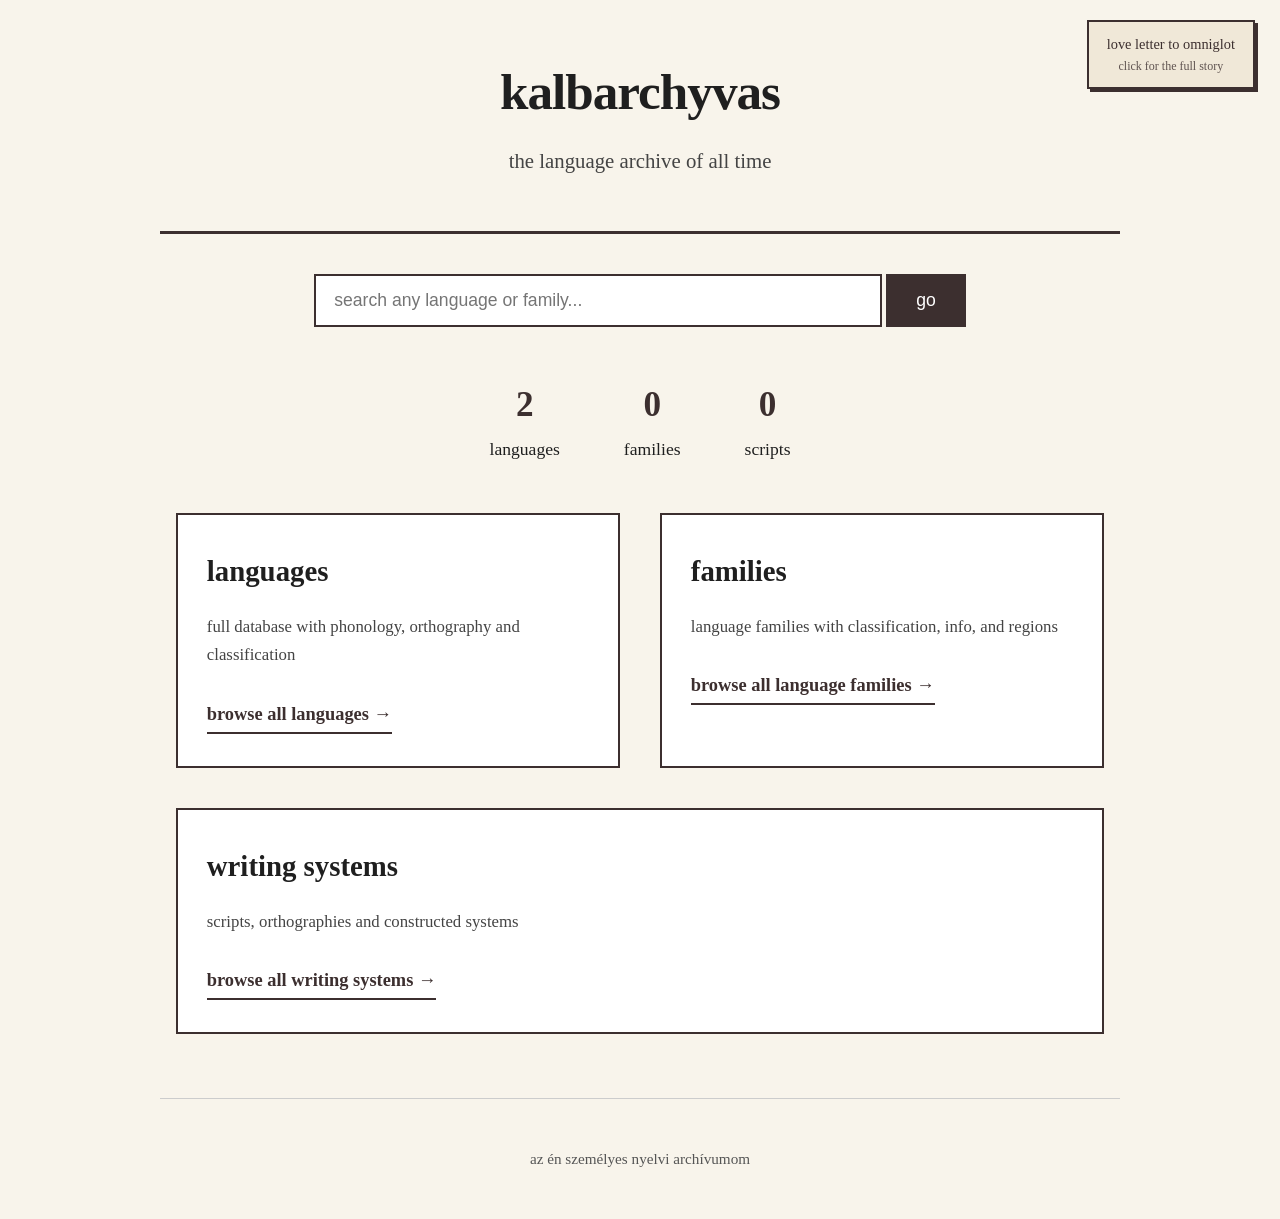
<file: index.html>
<!DOCTYPE html>
<html lang="en">
<head>
  <meta charset="UTF-8">
  <meta name="viewport" content="width=device-width, initial-scale=1.0">
  <title>kalbarchyvas</title>
  <link rel="stylesheet" href="style.css">
  <script src="js/search.js" defer></script>
</head>
<body>
  <header>
    <h1>kalbarchyvas</h1>
    <p class="tagline">the language archive of all time</p>
    <a href="misc/inspiration.html" class="inspo-note">
  love letter to omniglot<br>
  <small>click for the full story</small>
</a>
  </header>

  <div class="search">
    <input type="text" placeholder="search any language or family...">
    <button>go</button>
  </div>

  <div class="stats">
    <div class="stat">
      <strong>2</strong>
      languages
    </div>
    <div class="stat">
      <strong>0</strong>
      families
    </div>
    <div class="stat">
      <strong>0</strong>
      scripts
    </div>
  </div>

  <div class="sections">
    <div class="section">
      <h2>languages</h2>
      <p class="desc">full database with phonology, orthography and classification</p>
      <a href="languages/index.html" class="big-link">browse all languages →</a>
    </div>

    <div class="section">
      <h2>families</h2>
      <p class="desc">language families with classification, info, and regions</p>
      <a href="languages/families.html" class="big-link">browse all language families →</a>
    </div>

    <div class="section">
      <h2>writing systems</h2>
      <p class="desc">scripts, orthographies and constructed systems</p>
      <a href="writing/index.html" class="big-link">browse all writing systems →</a>
    </div>
  </div>

  <footer>
    <p id="daily-footer">loading...</p>
  </footer>

  <script src="js/daily-footer.js"></script>
</body>
</html>
</file>
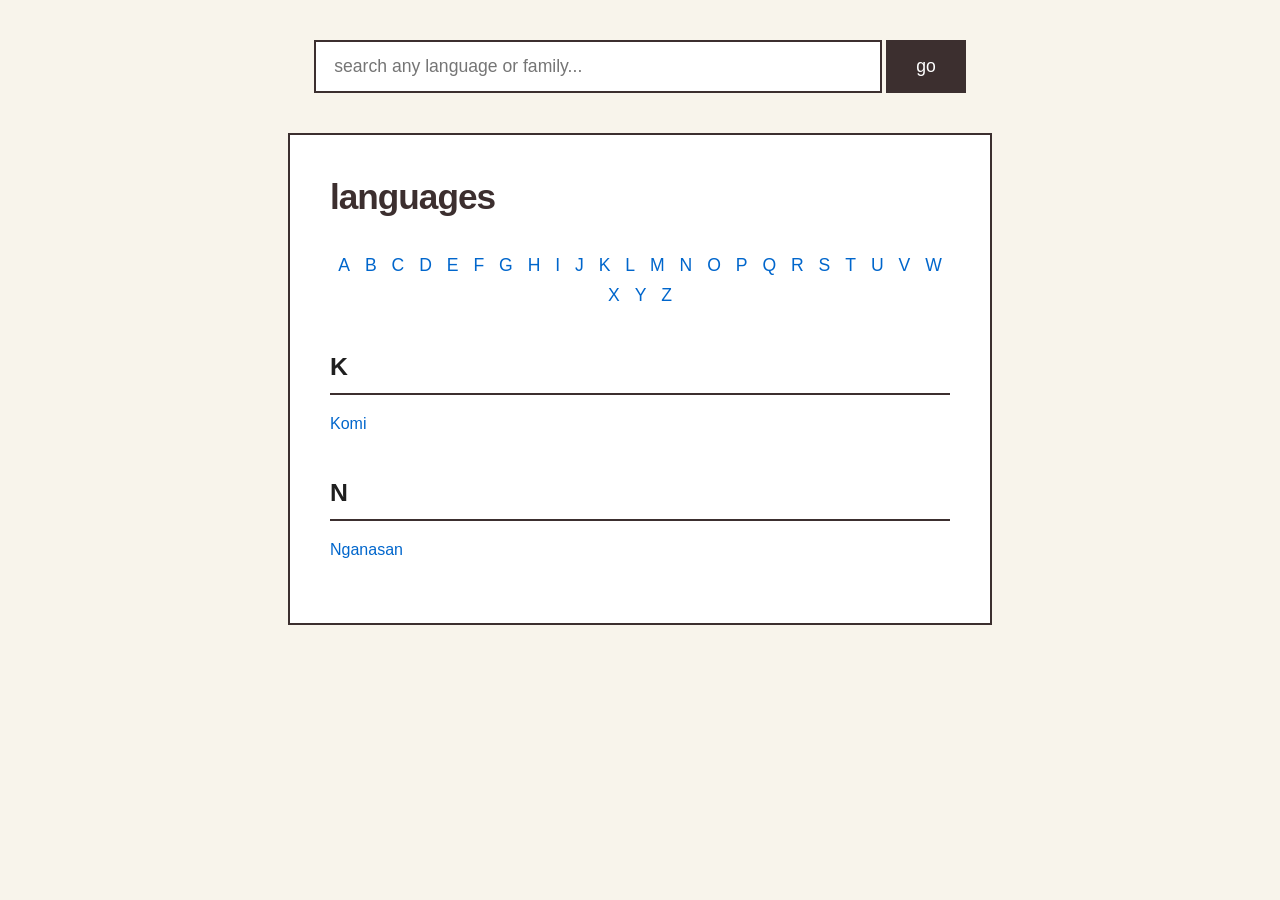
<file: languages/index.html>
<!DOCTYPE html>
<html lang="en">
<head>
  <meta charset="UTF-8">
  <meta name="viewport" content="width=device-width, initial-scale=1.0">
  <title>languages — kalbarchyvas</title>
  <link rel="stylesheet" href="../style.css">
  <script src="../js/search.js"></script>
</head>
<body>

  <div class="top-bar">
    <div class="search small-search">
      <input type="text" placeholder="search any language or family...">
      <button>go</button>
    </div>
  </div>

  <div class="lang-list-page">
    <h1>languages</h1>
    
    <nav class="letter-nav">
      <a href="#a">A</a> <a href="#b">B</a> <a href="#c">C</a> <a href="#d">D</a> 
      <a href="#e">E</a> <a href="#f">F</a> <a href="#g">G</a> <a href="#h">H</a> 
      <a href="#i">I</a> <a href="#j">J</a> <a href="#k">K</a> <a href="#l">L</a> 
      <a href="#m">M</a> <a href="#n">N</a> <a href="#o">O</a> <a href="#p">P</a> 
      <a href="#q">Q</a> <a href="#r">R</a> <a href="#s">S</a> <a href="#t">T</a> 
      <a href="#u">U</a> <a href="#v">V</a> <a href="#w">W</a> <a href="#x">X</a> 
      <a href="#y">Y</a> <a href="#z">Z</a>
    </nav>

    <div id="language-list"></div>
  </div>

  <script>
    // aggressive normalizer
    function normalizeForSort(name) {
      let cleaned = name
        .replace(/ǂ|‘|’|“|”|ʔ|ʕ|ʡ|ʢ|ʰ|ʷ|ʲ|ˀ|ˁ/g, '')   // remove extra characters
        .normalize("NFD")
        .replace(/[\u0300-\u036f]/g, "");               // remove all diacritics

      // keep only letters for sorting
      cleaned = cleaned.replace(/[^A-Za-z]/g, '');
      return cleaned.toLowerCase();
    }

    function getFirstLetter(name) {
      const norm = normalizeForSort(name);
      const match = norm.match(/[a-z]/);
      return match ? match[0].toUpperCase() : "Other";
    }

    fetch('data.json')
      .then(r => r.json())
      .then(data => {
        const container = document.getElementById('language-list');
        
        // sort using cleaned version
        const sorted = data.languages.sort((a, b) => {
          return normalizeForSort(a.name).localeCompare(normalizeForSort(b.name));
        });

        let currentLetter = '';
        let html = '';

        sorted.forEach((lang, index) => {
          const letter = getFirstLetter(lang.name);
          
          if (letter !== currentLetter) {
            if (currentLetter) html += '</p>';
            html += `<h2 id="${letter.toLowerCase()}">${letter}</h2><p>`;
            currentLetter = letter;
          } else if (index > 0) {
            html += ', ';
          }

          html += `<a href="${lang.link}">${lang.name}</a>`;
        });

        if (currentLetter) html += '</p>';
        container.innerHTML = html;
      });
  </script>

</body>
</html>
</file>
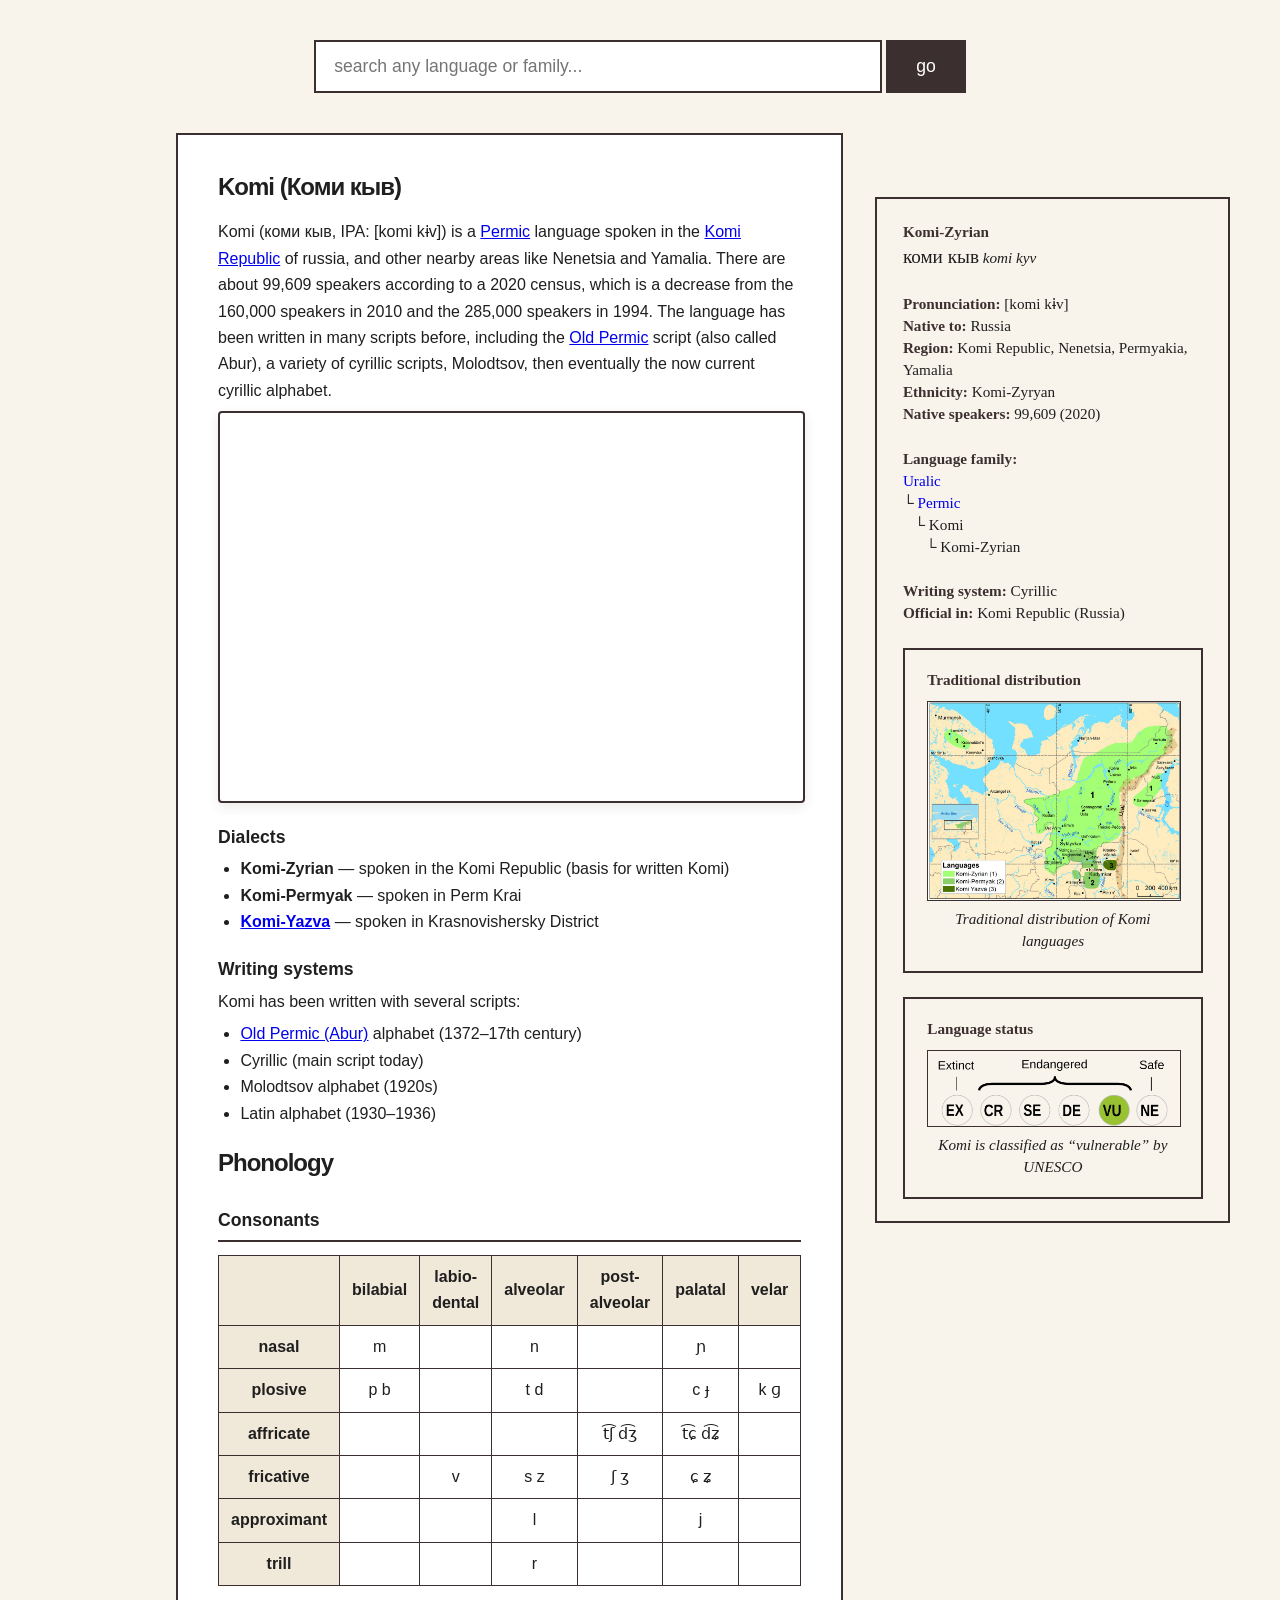
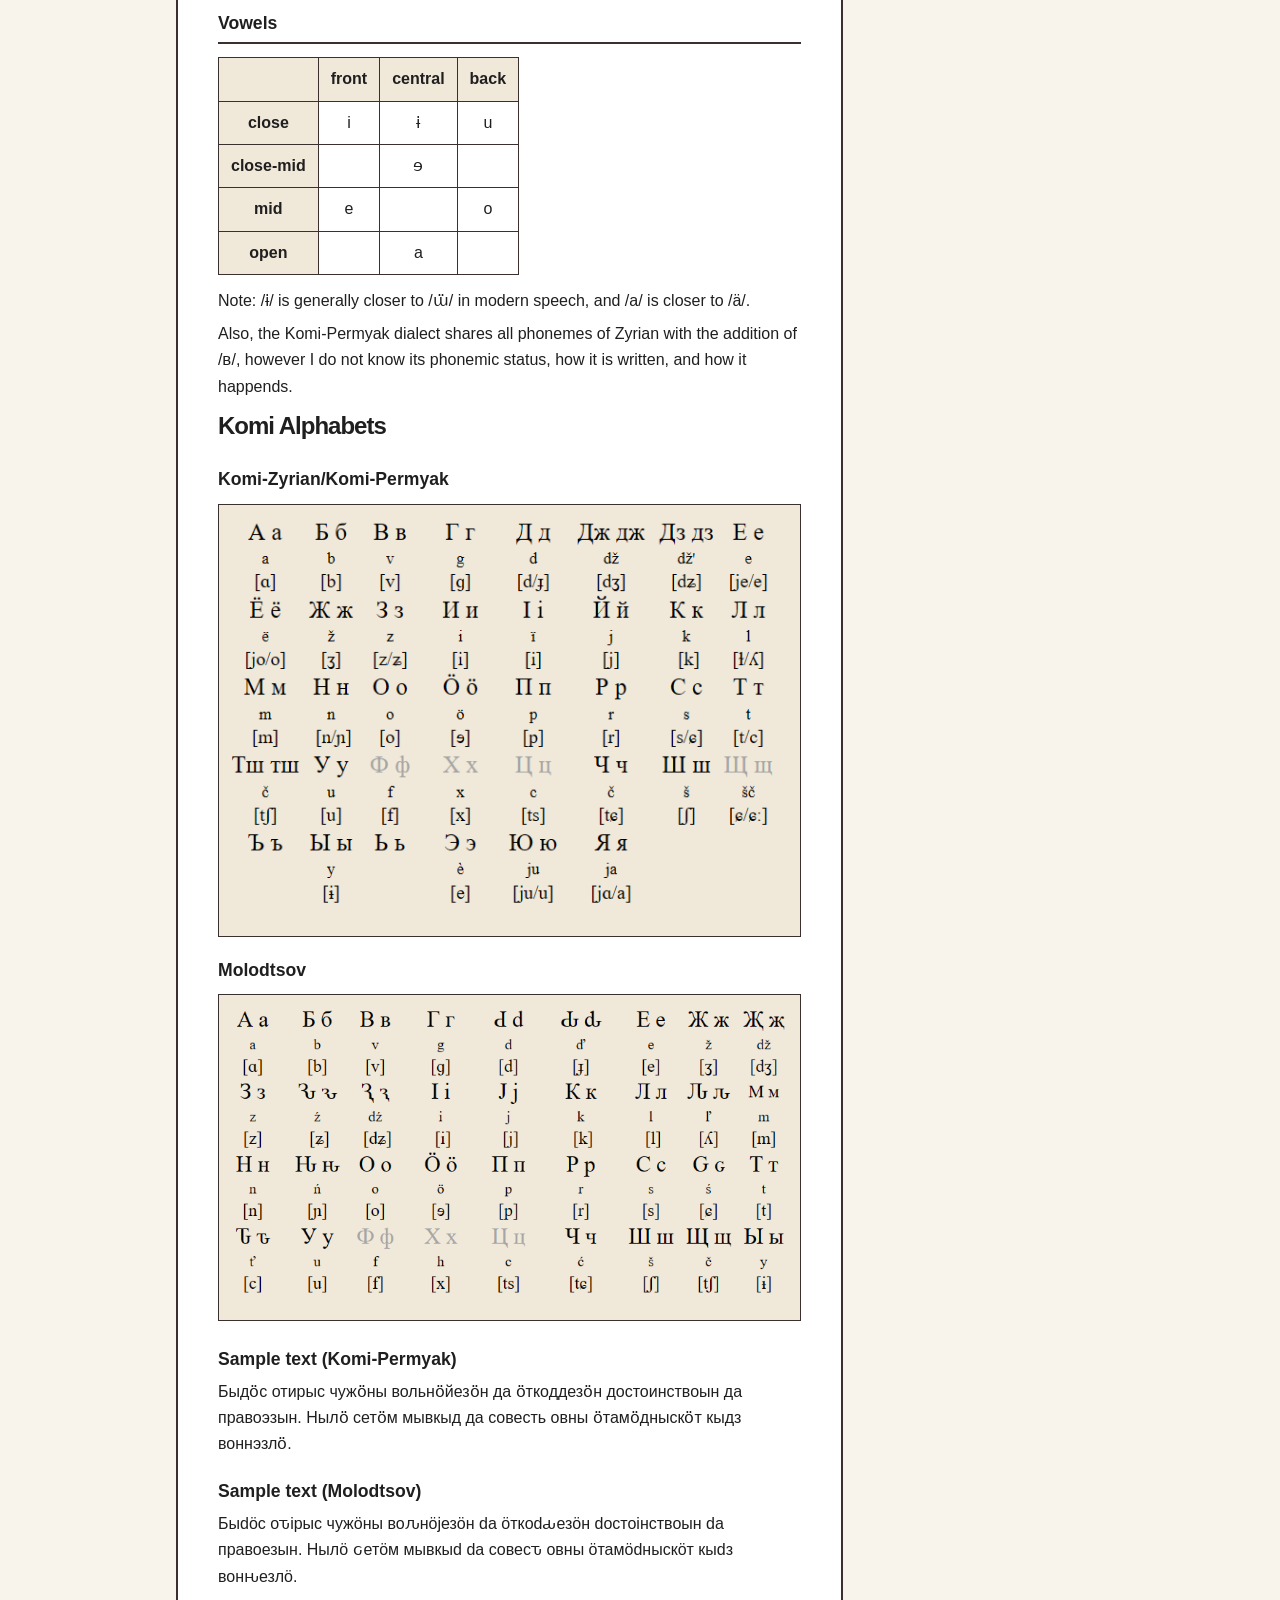
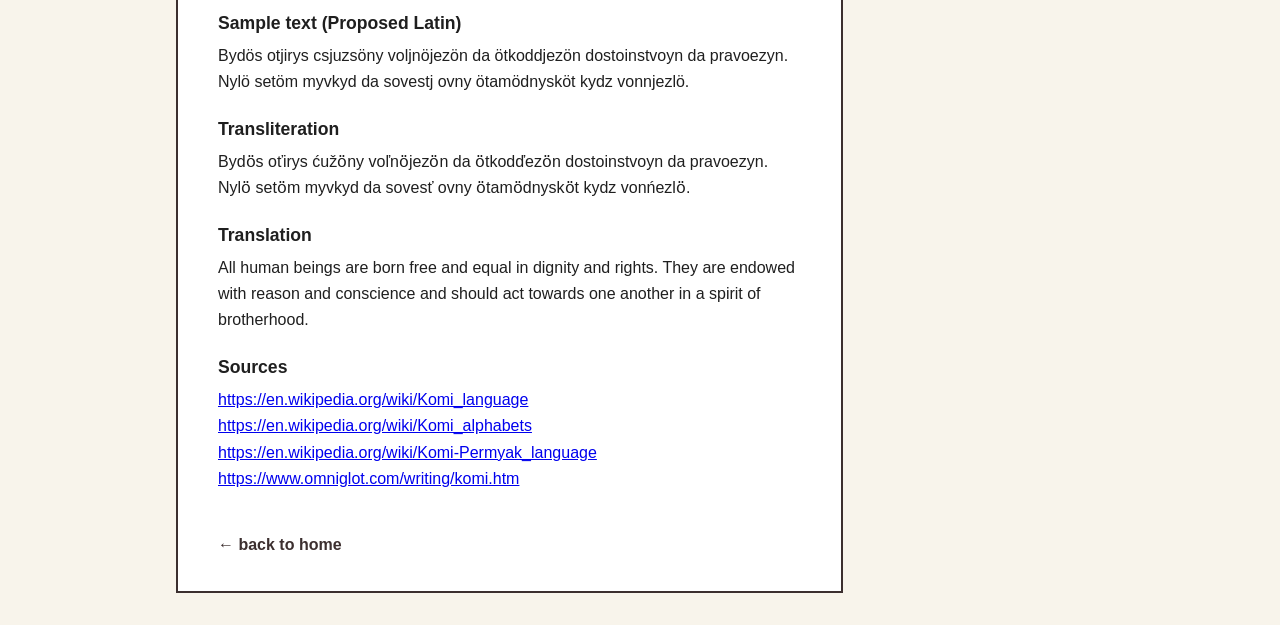
<file: languages/komi.html>
<!DOCTYPE html>
<html lang="en">
<head>
  <meta charset="UTF-8">
  <meta name="viewport" content="width=device-width, initial-scale=1.0">
  <title>Komi Language</title>
  <link rel="stylesheet" href="../style.css">
  <script src="../js/zoom.js"></script>
  <script src="../js/search.js"></script>
  <script src="../js/table-fit.js" defer></script>
</head>
<body>

  <div class="top-bar">
    <div class="search small-search">
      <input type="text" placeholder="search any language or family...">
      <button>go</button>
    </div>
  </div>

  <div class="lang-container">

    <div class="lang-page">
      <h1>Komi (Коми кыв)</h1>

      <p>Komi (коми кыв, IPA: [komi kɨv]) is a <a href="permic_languages.html">Permic</a>
        language spoken in the 
        <a href="https://en.wikipedia.org/wiki/Komi_Republic" target="_blank">Komi Republic</a>
        of russia, and other nearby areas like Nenetsia and Yamalia. There are about 99,609 speakers 
        according to a 2020 census, which is a decrease from the 160,000 speakers in 2010 and the 
        285,000 speakers in 1994. The language has been written in many scripts before, including 
        the <a href="../writing/abur.html">Old Permic</a> script (also called Abur), a variety of
        cyrillic scripts, Molodtsov, then eventually the now current cyrillic alphabet.</p>

      <div class="embed-map-responsive"><div class="embed-map-container"><iframe class="embed-map-frame" frameborder="0" scrolling="no" marginheight="0" marginwidth="0" src="https://maps.google.com/maps?width=600&height=400&hl=en&q=komi%20republic&t=&z=4&ie=UTF8&iwloc=B&output=embed"></iframe></div><style>.embed-map-responsive{position:relative;text-align:right;width:100%;height:0;padding-bottom:66.66666666666666%;}.embed-map-container{overflow:hidden;background:none!important;width:100%;height:100%;position:absolute;top:0;left:0;}.embed-map-frame{width:100%!important;height:100%!important;position:absolute;top:0;left:0;}</style></div>

      <h2>Dialects</h2>
      <ul>
        <li><strong>Komi-Zyrian</strong> — spoken in the Komi Republic (basis for written Komi)</li>
        <li><strong>Komi-Permyak</strong> — spoken in Perm Krai</li>
        <li><strong><a href="komi-yazva.html">Komi-Yazva</a></strong> — spoken in Krasnovishersky District</li>
      </ul>

      <h2>Writing systems</h2>
      <p>Komi has been written with several scripts:</p>
      <ul>
        <li><a href="../writing/abur.html">Old Permic (Abur)</a> alphabet (1372–17th century)</li>
        <li>Cyrillic (main script today)</li>
        <li>Molodtsov alphabet (1920s)</li>
        <li>Latin alphabet (1930–1936)</li>
      </ul>

      <h1>Phonology</h1>

      <div class="ipa-chart">
        <h3>Consonants</h3>
        <table class="ipa-table">
          <thead>
            <tr>
              <th></th>
              <th>bilabial</th>
              <th>labio-dental</th>
              <th>alveolar</th>
              <th>post-alveolar</th>
              <th>palatal</th>
              <th>velar</th>
            </tr>
          </thead>
          <tbody>
            <tr>
              <th>nasal</th>
              <td>m</td>
              <td></td>
              <td>n</td>
              <td></td>
              <td>ɲ</td>
              <td></td>
            </tr>
            <tr>
              <th>plosive</th>
              <td>p b</td>
              <td></td>
              <td>t d</td>
              <td></td>
              <td>c ɟ</td>
              <td>k ɡ</td>
            </tr>
            <tr>
              <th>affricate</th>
              <td></td>
              <td></td>
              <td></td>
              <td>t͡ʃ d͡ʒ</td>
              <td>t͡ɕ d͡ʑ</td>
              <td></td>
            </tr>
            <tr>
              <th>fricative</th>
              <td></td>
              <td>v</td>
              <td>s z</td>
              <td>ʃ ʒ</td>
              <td>ɕ ʑ</td>
              <td></td>
            </tr>
            <tr>
              <th>approximant</th>
              <td></td>
              <td></td>
              <td>l</td>
              <td></td>
              <td>j</td>
              <td></td>
            </tr>
            <tr>
              <th>trill</th>
              <td></td>
              <td></td>
              <td>r</td>
              <td></td>
              <td></td>
              <td></td>
            </tr>
          </tbody>
        </table>

        <h3>Vowels</h3>
        <table class="ipa-table">
          <thead>
            <tr>
              <th></th>
              <th>front</th>
              <th>central</th>
              <th>back</th>
            </tr>
          </thead>
          <tbody>
            <tr>
              <th>close</th>
              <td>i</td>
              <td>ɨ</td>
              <td>u</td>
            </tr>
            <tr>
              <th>close-mid</th>
              <td></td>
              <td>ɘ</td>
              <td></td>
            </tr>
            <tr>
              <th>mid</th>
              <td>e</td>
              <td></td>
              <td>o</td>
            </tr>
            <tr>
              <th>open</th>
              <td></td>
              <td>a</td>
              <td></td>
            </tr>
          </tbody>
        </table>
        <p>Note: /ɨ/ is generally closer to /ɯ̈/ in modern speech, and /a/ is closer to /ä/.</p>
        <p>Also, the Komi-Permyak dialect shares all phonemes of Zyrian with the addition of /ʙ/, however I do not know its phonemic status, how it is written, and how it happends.</p>

        <h1>Komi Alphabets</h1>
        <h2>Komi-Zyrian/Komi-Permyak</h2>
        <div class="alphabet-image">
          <img src="../media/komi-zyrian.png" alt="Komi Cyrillic alphabet chart">
        </div>
        <h2>Molodtsov</h2>
        <div class="alphabet-image">
          <img src="../media/molodtsov.png" alt="Molodtsov alphabet chart">
        </div>
      </div>

      <h2>Sample text (Komi-Permyak)</h2>
      <p>Быдӧс отирыс чужӧны вольнӧйезӧн да ӧткоддезӧн достоинствоын да правоэзын. Нылӧ сетӧм мывкыд да совесть овны ӧтамӧдныскӧт кыдз воннэзлӧ.</p>

      <h2>Sample text (Molodtsov)</h2>
      <p>Быdöс оԏiрыс чужöны воԉнöјезöн dа öткоdԃезöн dостоiнствоын dа правоезын. Нылö ԍетöм мывкыd dа совесԏ овны öтамödныскöт кыdз вонԋезлö.</p>

      <h2>Sample text (Proposed Latin)</h2>
      <p>Bydös otjirys csjuzsöny voljnöjezön da ötkoddjezön dostoinstvoyn da pravoezyn. Nylö setöm myvkyd da sovestj ovny ötamödnysköt kydz vonnjezlö.</p>

      <h2>Transliteration</h2>
      <p>Bydӧs oťirys ćužӧny voľnӧjezӧn da ӧtkodďezӧn dostoinstvoyn da pravoezyn. Nylӧ setӧm myvkyd da sovesť ovny ӧtamӧdnyskӧt kydz vonńezlӧ.</p>

      <h2>Translation</h2>
      <p>All human beings are born free and equal in dignity and rights. They are endowed with reason and conscience and should act towards one another in a spirit of brotherhood.</p>

      <h2>Sources</h2>
        <a href="https://en.wikipedia.org/wiki/Komi_language" class="source"></a><br>
        <a href="https://en.wikipedia.org/wiki/Komi_alphabets" class="source"></a><br>
        <a href="https://en.wikipedia.org/wiki/Komi-Permyak_language" class="source"></a><br>
        <a href="https://www.omniglot.com/writing/komi.htm" class="source"></a><br>

      <a href="../index.html" class="back">← back to home</a>
    </div>

    <div class="lang-info-box">
      <strong>Komi-Zyrian</strong><br>
      <span class="native">коми кыв</span> <span class="roman"><em>komi kyv</em></span><br><br>
      
      <strong>Pronunciation:</strong> [komi kɨv]<br>
      <strong>Native to:</strong> Russia<br>
      <strong>Region:</strong> Komi Republic, Nenetsia, Permyakia, Yamalia<br>
      <strong>Ethnicity:</strong> Komi-Zyryan<br>
      <strong>Native speakers:</strong> 99,609 (2020)<br><br>
      
      <strong>Language family:</strong><br>
      <a href="uralic_languages.html">Uralic</a><br>
      └ <a href="permic_languages.html">Permic</a><br>
      &nbsp;&nbsp;&nbsp;└ Komi<br>
      &nbsp;&nbsp;&nbsp;&nbsp;&nbsp;&nbsp;└ Komi-Zyrian<br><br>
      
      <strong>Writing system:</strong> Cyrillic<br>
      <strong>Official in:</strong> Komi Republic (Russia)<br>
      <div class="lang-side-section">
        <strong>Traditional distribution</strong>
          <div class="side-image">
            <img src="../media/komi-distribution.png" alt="Traditional distribution of Komi languages">
          </div>
          <p><em>Traditional distribution of Komi languages</em></p>
      </div>

      <div class="lang-side-section">
        <strong>Language status</strong>
        <div class="side-image">
          <img src="../media/vulnerable.png" alt="Komi UNESCO status vulnerable">
        </div>
        <p><em>Komi is classified as “vulnerable” by UNESCO</em></p>
      </div>
    </div>

  </div>

</body>
</html>
</file>
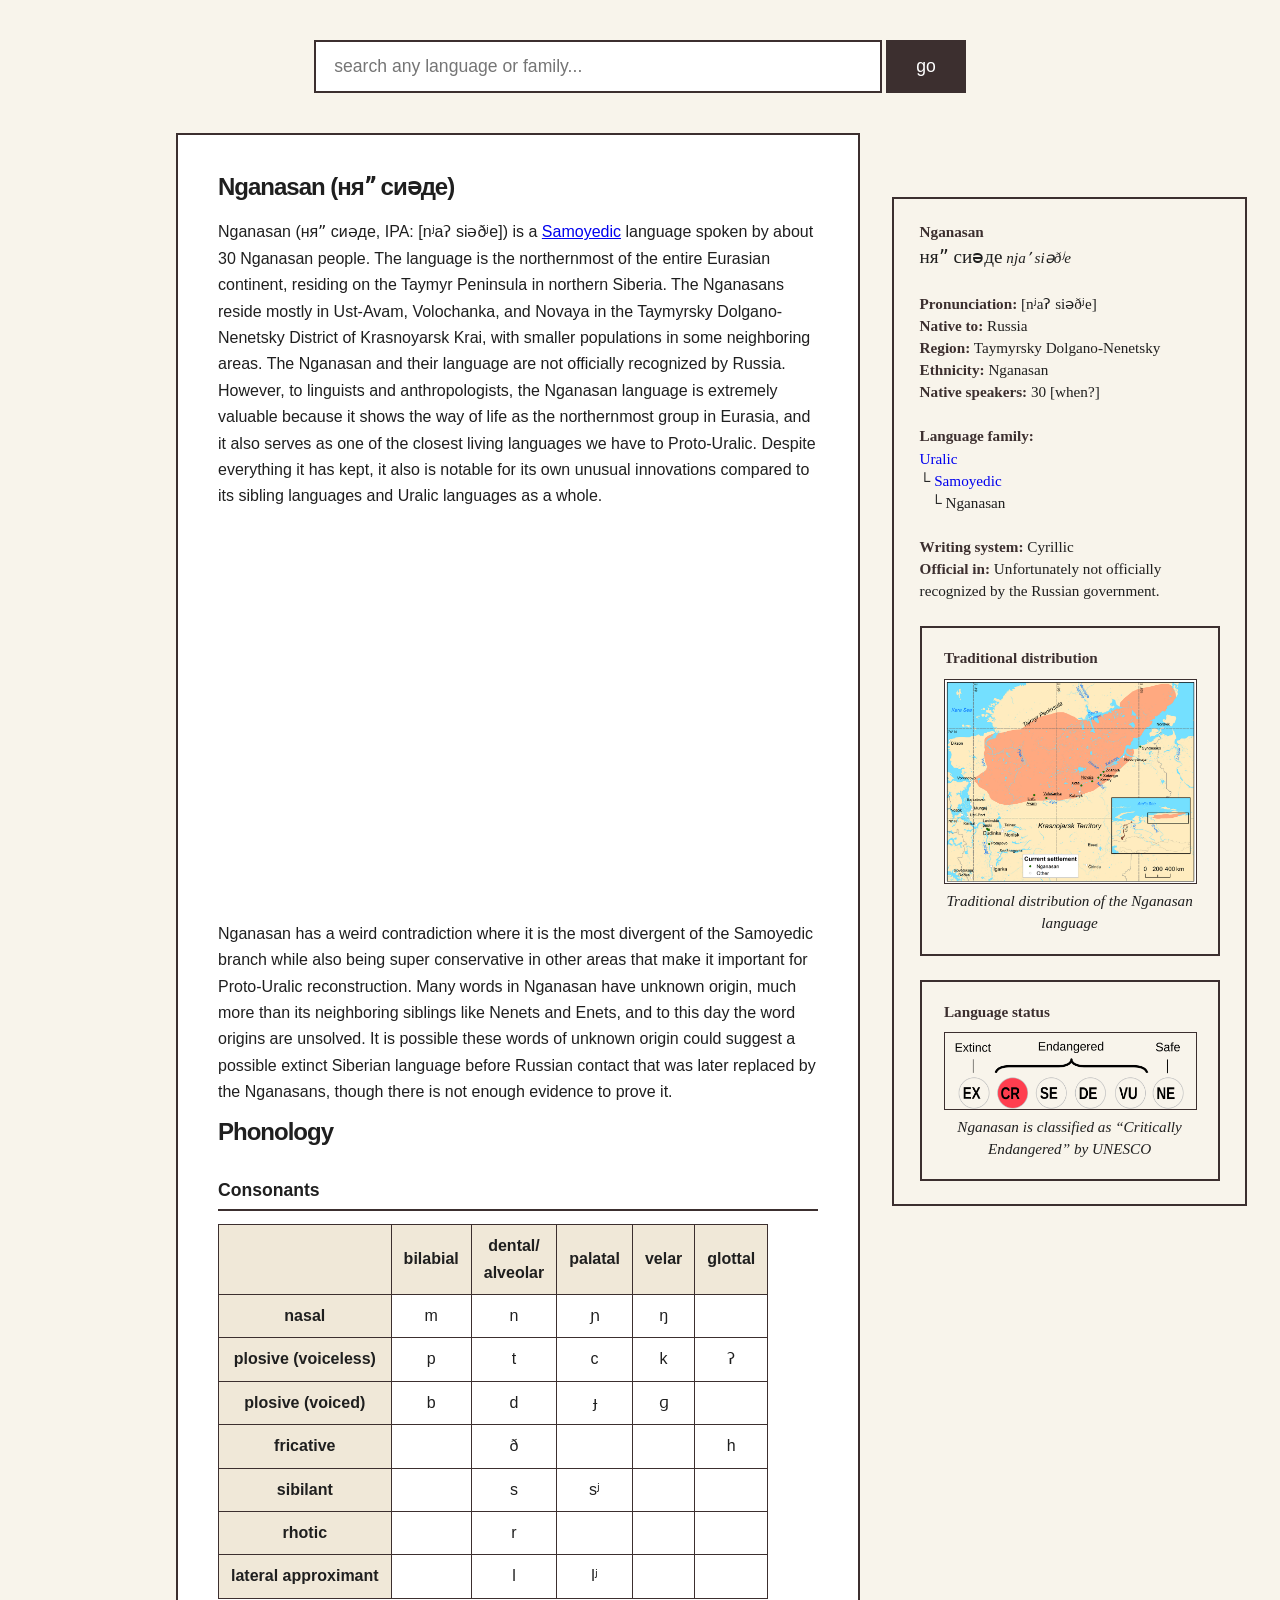
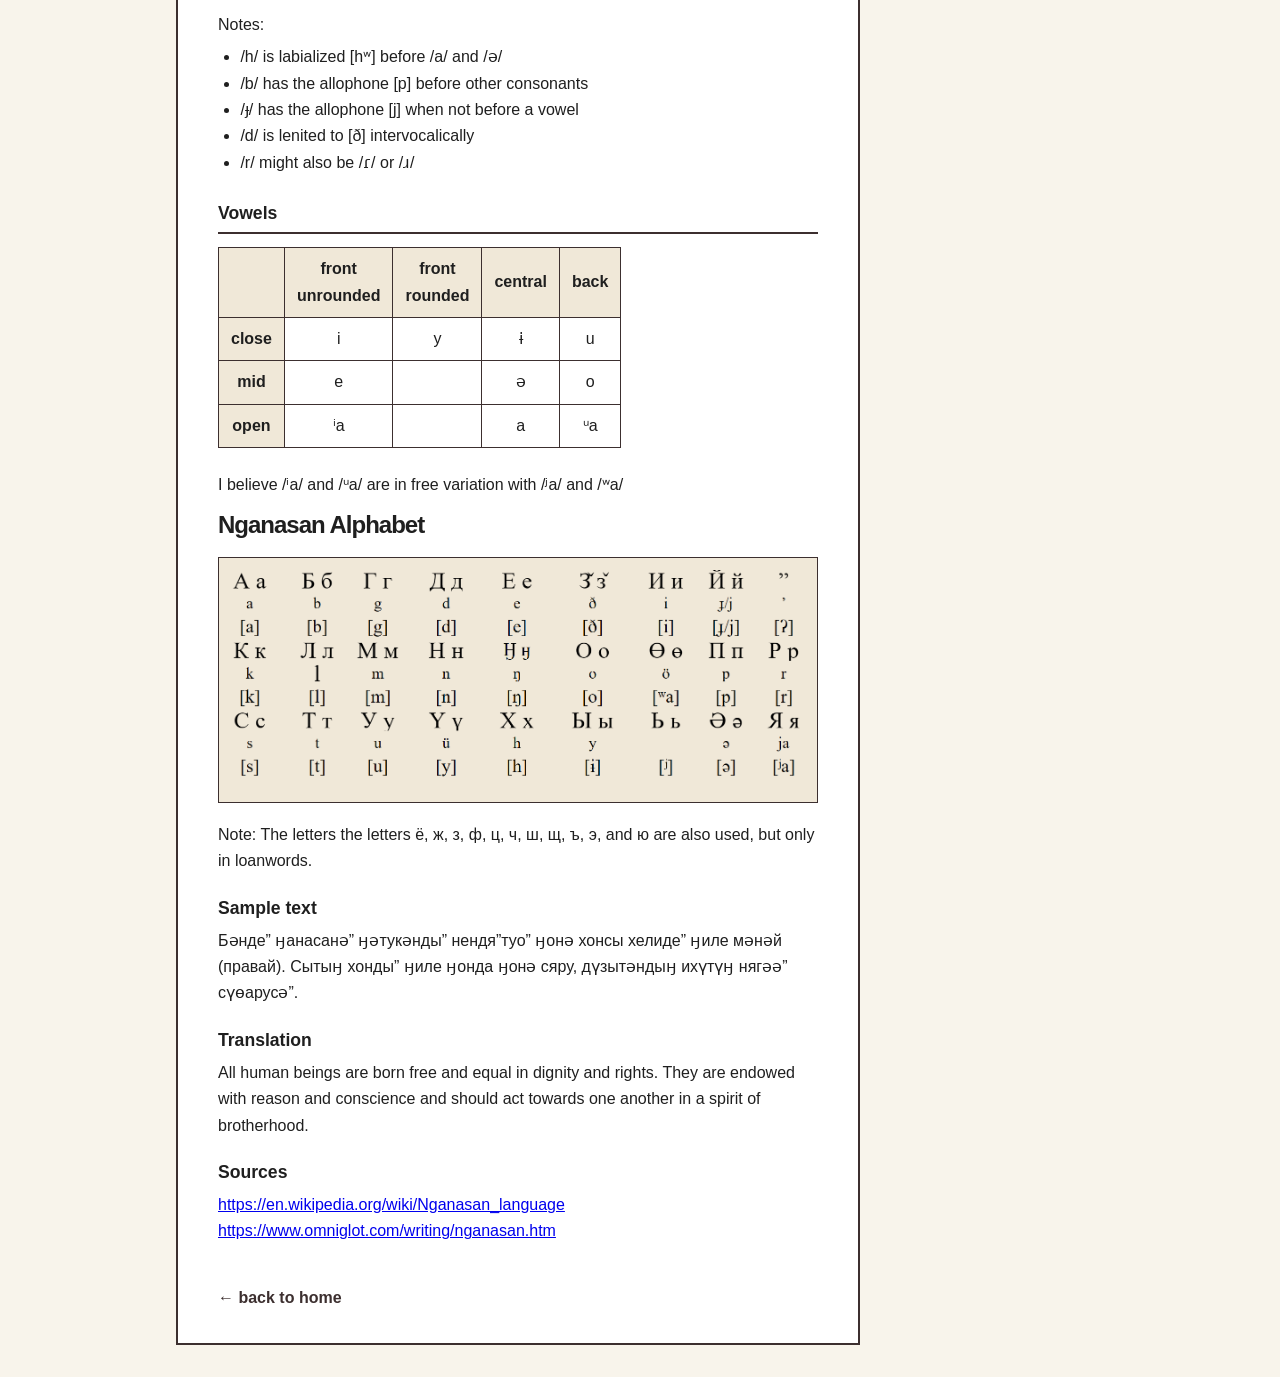
<file: languages/nganasan.html>
<!DOCTYPE html>
<html lang="en">
<head>
  <meta charset="UTF-8">
  <meta name="viewport" content="width=device-width, initial-scale=1.0">
  <title>Nganasan Language</title>
  <link rel="stylesheet" href="../style.css">
  <script src="../js/zoom.js"></script>
  <script src="../js/search.js"></script>
  <script src="../js/table-fit.js" defer></script>
</head>
<body>

  <div class="top-bar">
    <div class="search small-search">
      <input type="text" placeholder="search any language or family...">
      <button>go</button>
    </div>
  </div>

  <div class="lang-container">

    <div class="lang-page">
      <h1>Nganasan (няˮ сиәде)</h1>

      <p>Nganasan (няˮ сиәде, IPA: [nʲaʔ siəðʲe]) is a <a href="samoyedic_languages.html">Samoyedic</a>
        language spoken by about 30 Nganasan people. The language is the northernmost
        of the entire Eurasian continent, residing on the Taymyr Peninsula in northern Siberia. 
        The Nganasans reside mostly in Ust-Avam, Volochanka, and Novaya in the 
        Taymyrsky Dolgano-Nenetsky District of Krasnoyarsk Krai, with smaller populations in some 
        neighboring areas. The Nganasan and their language are not officially recognized by Russia. 
        However, to linguists and anthropologists, the Nganasan language is extremely valuable 
        because it shows the way of life as the northernmost group in Eurasia, and it also serves 
        as one of the closest living languages we have to Proto-Uralic. Despite everything it has 
        kept, it also is notable for its own unusual innovations compared to its sibling languages
        and Uralic languages as a whole. <br></p>

<div class="embed-map-fixed"><div class="embed-map-container"><iframe class="embed-map-frame" frameborder="0" scrolling="no" marginheight="0" marginwidth="0" src="https://maps.google.com/maps?width=600&height=400&hl=en&q=Taymyr%20peninsula&t=&z=4&ie=UTF8&iwloc=B&output=embed"></iframe></div><style>.embed-map-fixed{position:relative;text-align:right;width:600px;height:400px;}.embed-map-container{overflow:hidden;background:none!important;width:600px;height:400px;}.embed-map-frame{width:600px!important;height:400px!important;}</style></div>

      <p>Nganasan has a weird contradiction where it is the most divergent of the Samoyedic branch while also being super conservative in other areas that make it important for Proto-Uralic reconstruction. Many words in Nganasan have unknown origin, much more than its neighboring siblings like Nenets and Enets, and to this day the word origins are unsolved. It is possible these words of unknown origin could suggest a possible extinct Siberian language before Russian contact that was later replaced by the Nganasans, though there is not enough evidence to prove it.</p>
      <h1>Phonology</h1>

      <div class="ipa-chart">
        <h3>Consonants</h3>
        <div class="ipa-table-wrapper">
          <table class="ipa-table" id="consonant-table">
            <thead>
              <tr>
                <th></th>
                <th>bilabial</th>
                <th>dental/<br>alveolar</th>
                <th>palatal</th>
                <th>velar</th>
                <th>glottal</th>
              </tr>
            </thead>
            <tbody>
              <tr><th>nasal</th><td>m</td><td>n</td></td><td>ɲ</td><td>ŋ</td><td></td>
              <tr><th>plosive (voiceless)</th><td>p</td><td>t</td><td>c</td><td>k</td><td>ʔ</td></tr>
              <tr><th>plosive (voiced)</th><td>b</td><td>d</td><td>ɟ</td><td>ɡ</td><td></td>
              <tr><th>fricative</th><td></td><td>ð</td><td></td><td></td><td>h</td></tr>
              <tr><th>sibilant</th><td></td><td>s</td><td>sʲ</td><td></td><td></td>
              <tr><th>rhotic</th><td></td><td>r</td><td></td><td></td><td></td></tr>
              <tr><th>lateral approximant</th><td></td><td>l</td><td>lʲ</td><td></td><td></td></tr>
            </tbody>
          </table>
        </div>
        <p>Notes:</p>
        <ul>
          <li>/h/ is labialized [hʷ] before /a/ and /ə/</li>
          <li>/b/ has the allophone [p] before other consonants</li>
          <li>/ɟ/ has the allophone [j] when not before a vowel</li>
          <li>/d/ is lenited to [ð] intervocalically</li>
          <li>/r/ might also be /ɾ/ or /ɹ/</li>
        </ul>

        <h3>Vowels</h3>
        <div class="ipa-table-wrapper">
          <table class="ipa-table" id="vowel-table">
            <thead>
              <tr>
                <th></th>
                <th>front<br>unrounded</th>
                <th>front<br>rounded</th>
                <th>central</th>
                <th>back</th>
              </tr>
            </thead>
            <tbody>
              <tr><th>close</th><td>i</td><td>y</td><td>ɨ</td><td>u</td></tr>
              <tr><th>mid</th><td>e</td><td></td><td>ə</td><td>o</tr>
              <tr><th>open</th><td>ⁱa</td><td></td><td>a</td><td>ᵘa</td></tr>
            </tbody>
          </table>
        </div>
      </div>
      <p>I believe /ⁱa/ and /ᵘa/ are in free variation with /ʲa/ and /ʷa/</p>

      <h1>Nganasan Alphabet</h1>
      <div class="alphabet-image">
        <img src="../media/nganasan_alphabet.png" alt="Nganasan alphabet chart">
      </div>
      <p>Note: The letters the letters ё, ж, з, ф, ц, ч, ш, щ, ъ, э, and ю are also used, but only in loanwords.</p>
      
   
      <h2>Sample text</h2>
      <p>Бəнде” ӈанасанə” ӈəтукəнды” нендя”туо” ӈонə хонсы хелиде” ӈиле мəнəй (правай). Сытыӈ хонды” ӈиле ӈонда ӈонə сяру, дүзытəндыӈ ихүтүӈ нягəə” сүөарусə”.</p>

      <h2>Translation</h2>
      <p>All human beings are born free and equal in dignity and rights. They are endowed with reason and conscience and should act towards one another in a spirit of brotherhood.</p>

      <h2>Sources</h2>
      <a href="https://en.wikipedia.org/wiki/Nganasan_language" class="source"></a><br>
      <a href="https://www.omniglot.com/writing/nganasan.htm" class="source"></a><br>

      <a href="../index.html" class="back">← back to home</a>
    </div>

    <div class="lang-info-box">
      <strong>Nganasan</strong><br>
      <span class="native">няˮ сиәде</span> <span class="roman"><em>njaʼ siəðʲe</em></span><br><br>
      
      <strong>Pronunciation:</strong> [nʲaʔ siəðʲe]<br>
      <strong>Native to:</strong> Russia<br>
      <strong>Region:</strong> Taymyrsky Dolgano-Nenetsky<br>
      <strong>Ethnicity:</strong> Nganasan<br>
      <strong>Native speakers:</strong> 30 [when?]<br><br>
      
      <strong>Language family:</strong><br>
      <a href="uralic_languages.html">Uralic</a><br>
      └ <a href="samoyedic_languages.html">Samoyedic</a><br>
      &nbsp;&nbsp;&nbsp;└ Nganasan<br>
      <br>
      <strong>Writing system:</strong> Cyrillic<br>
      <strong>Official in:</strong> Unfortunately not officially recognized by the Russian government.<br>
      <div class="lang-side-section">
        <strong>Traditional distribution</strong>
          <div class="side-image">
            <img src="../media/nganasan-distribution.png" alt="alt text">
          </div>
          <p><em>Traditional distribution of the Nganasan language</em></p>
      </div>

      <div class="lang-side-section">
        <strong>Language status</strong>
        <div class="side-image">
          <img src="../media/critically-endangered.png" alt="UNESCO status vulnerable">
        </div>
        <p><em>Nganasan is classified as “Critically Endangered” by UNESCO</em></p>
      </div>
    </div>

  </div>
</body>
</html>
</file>
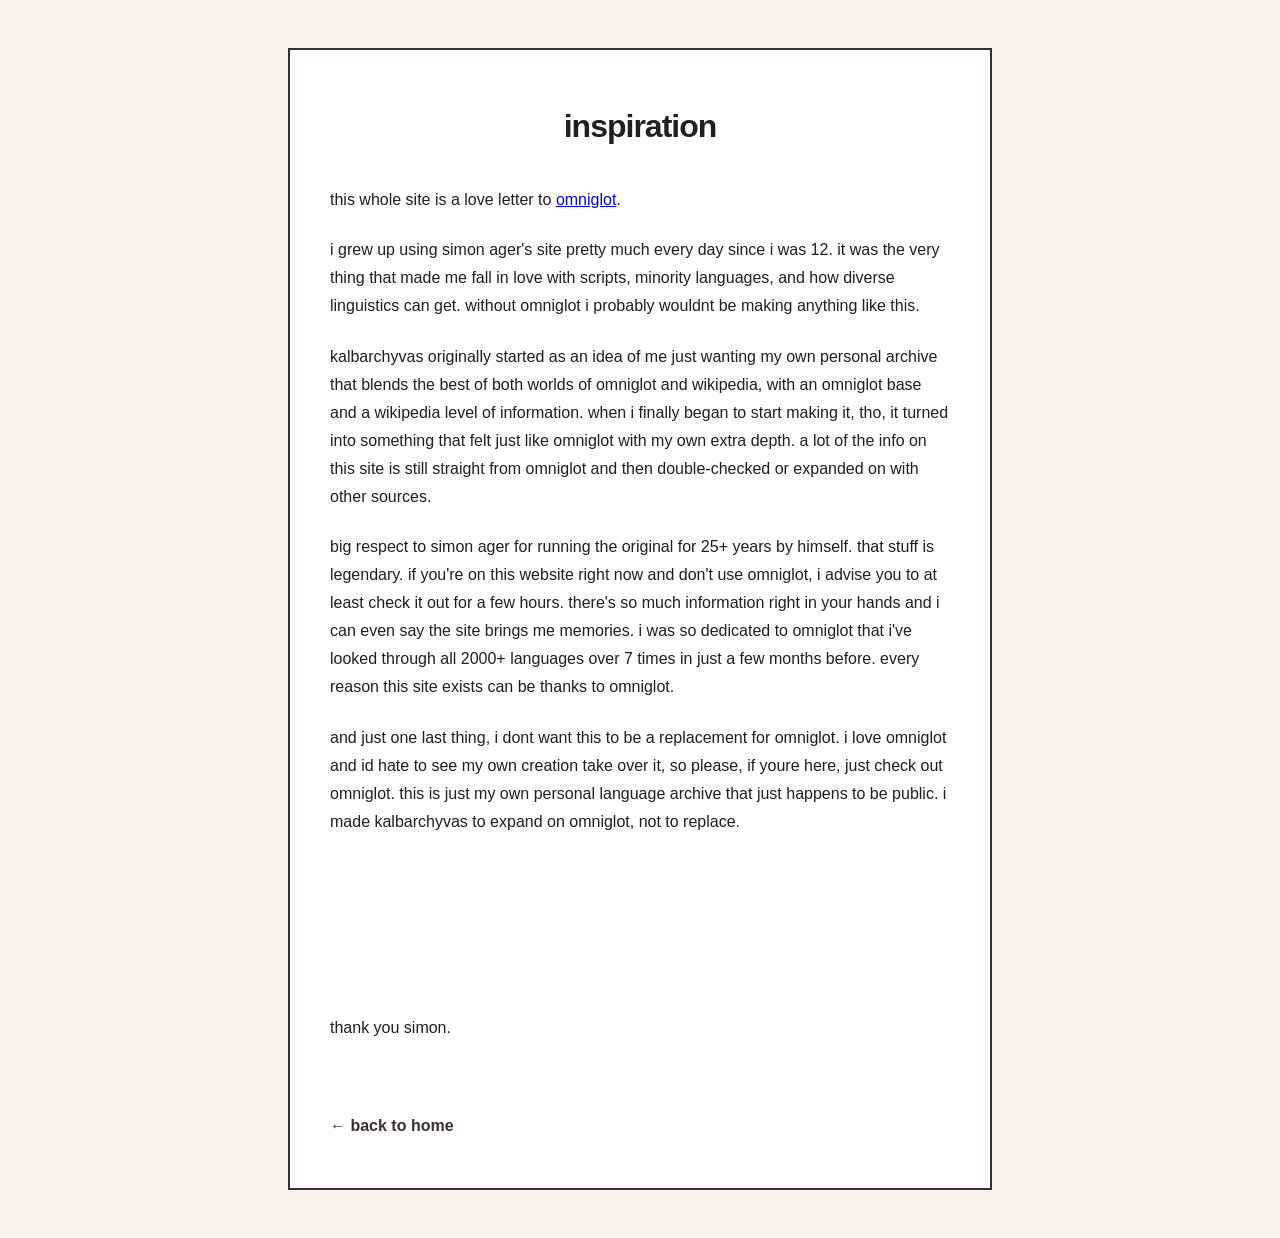
<file: misc/inspiration.html>
<!DOCTYPE html>
<html lang="en">
<head>
  <meta charset="UTF-8">
  <meta name="viewport" content="width=device-width, initial-scale=1.0">
  <title>inspiration</title>
  <link rel="stylesheet" href="../style.css">
</head>
<body>

  <div class="inspo-page">
    <h1>inspiration</h1>

    <p>
    this whole site is a love letter to <a href="https://www.omniglot.com" target="_blank" rel="noopener noreferrer">omniglot</a>.</p>

    <p>i grew up using simon ager's site pretty much every day since i was 12. it was the very thing that made me fall in love with scripts, minority languages, and how diverse linguistics can get. without omniglot i probably wouldnt be making anything like this.

    <p>kalbarchyvas originally started as an idea of me just wanting my own personal archive that blends the best of both worlds of omniglot and wikipedia, with an omniglot base and a wikipedia level of information. when i finally began to start making it, tho, it turned into something that felt just like omniglot with my own extra depth. a lot of the info on this site is still straight from omniglot and then double-checked or expanded on with other sources. </p>

    <p>big respect to simon ager for running the original for 25+ years by himself. that stuff is legendary. if you're on this website right now and don't use omniglot, i advise you to at least check it out for a few hours. there's so much information right in your hands and i can even say the site brings me memories. i was so dedicated to omniglot that i've looked through all 2000+ languages over 7 times in just a few months before. every reason this site exists can be thanks to omniglot. </p>

    <p>and just one last thing, i dont want this to be a replacement for omniglot. i love omniglot and id hate to see my own creation take over it, so please, if youre here, just check out omniglot. this is just my own personal language archive that just happens to be public. i made kalbarchyvas to expand on omniglot, not to replace. </p>

    <br><br><br><br><br>

    <p>thank you simon.</p>

    <a href="../index.html" class="back">← back to home</a>
  </div>

</body>
</html>
</file>
<file: style.css>
body {
  font-family: Georgia, serif;
  background: #f8f4eb;
  color: #1f1f1f;
  margin: 0 auto;
  padding: 0;
  line-height: 1.7;
  max-width: 960px;
}

header {
  text-align: center;
  padding: 3rem 1rem 2rem;
  border-bottom: 3px solid #3c2f2f;
}

h1 {
  font-size: 3.2rem;
  margin: 0;
  letter-spacing: -1px;
}

.tagline {
  font-size: 1.3rem;
  color: #444;
  margin-top: 0.5rem;
}

.search {
  text-align: center;
  margin: 2.5rem 0;
  position: relative;
}

.search input {
  width: 55%;
  padding: 14px 18px;
  font-size: 1.1rem;
  border: 2px solid #3c2f2f;
  background: #fff;
}

.search button {
  padding: 14px 28px;
  font-size: 1.1rem;
  background: #3c2f2f;
  color: #fff;
  border: 2px solid #3c2f2f;
  cursor: pointer;
}

.search button:hover {
  background: #5c4a4a;
}

.search-dropdown {
  position: absolute;
  top: 100%;
  left: 0;
  right: 0;
  background: #fff;
  border: 2px solid #3c2f2f;
  border-top: none;
  z-index: 999;
  display: none;
  max-height: 250px;
  overflow-y: auto;
}

.search-item {
  padding: 10px 14px;
  cursor: pointer;
  display: flex;
  justify-content: space-between;
}

.search-item:hover,
.search-item.active {
  background: #f0e8d8;
}

.search-hint {
  padding: 10px 14px;
  font-style: italic;
  background: #fff7e6;
  border-bottom: 1px solid #3c2f2f;
  cursor: pointer;
}

.stats {
  display: flex;
  justify-content: center;
  gap: 4rem;
  margin: 3rem 0;
  font-size: 1.1rem;
}

.stat {
  text-align: center;
}

.stat strong {
  display: block;
  font-size: 2.2rem;
  color: #3c2f2f;
}

.sections {
  display: flex;
  flex-wrap: wrap;
  gap: 2.5rem;
  padding: 0 1rem;
  margin-bottom: 4rem;
}

.section {
  flex: 1;
  min-width: 280px;
  background: #fff;
  border: 2px solid #3c2f2f;
  padding: 2rem 1.8rem;
}

.section h2 {
  font-size: 1.8rem;
  margin: 0 0 0.8rem 0;
}

.desc {
  color: #444;
  margin-bottom: 1.8rem;
  font-size: 1.05rem;
}

.big-link {
  display: inline-block;
  color: #3c2f2f;
  font-size: 1.15rem;
  font-weight: bold;
  text-decoration: none;
  border-bottom: 2px solid #3c2f2f;
  padding-bottom: 2px;
}

.big-link:hover {
  color: #5c4a4a;
  border-color: #5c4a4a;
}

footer {
  text-align: center;
  padding: 2rem;
  font-size: 0.95rem;
  color: #555;
  border-top: 1px solid #ccc;
  margin-top: 2rem;
}

.lang-container {
  display: flex;
  gap: 2rem;
  max-width: 960px;
  margin: 2rem auto;
  padding: 0 1rem;
}

.lang-page {
  flex: 1;
  max-width: 620px;
  background: white;
  border: 2px solid #3c2f2f;
  padding: 2rem 2.5rem;
  line-height: 1.65;
  font-family: Arial, sans-serif;
}

.lang-page h1 {
  font-size: 1.5rem;
  margin: 0 0 0.8rem 0;
}

.lang-page h2 {
  font-size: 1.1rem;
  margin: 1.2rem 0 0.3rem 0;
  font-weight: bold;
}

.lang-page h3 {
  font-size: 1.1rem;
  margin: 1.4rem 0 0.4rem 0;
  font-weight: bold;
  border-bottom: 2px solid #3c2f2f;
  padding-bottom: 0.3rem;
}

.lang-page ul {
  padding-left: 1.4rem;
  margin-top: 0.3rem;
}

.lang-page p {
  margin-bottom: 0.4rem;
  margin-top: 0.3rem;
}

.lang-page p + ul {
  margin-top: 0.1rem !important;
}

.back {
  display: inline-block;
  margin-top: 2.5rem;
  color: #3c2f2f;
  font-weight: bold;
  text-decoration: none;
}

.back:hover {
  text-decoration: underline;
}

.source::after {
  content: attr(href);
}

.ipa-chart {
  margin: 1.5rem 0;
}

.ipa-table {
  border-collapse: collapse;
  width: 100%;
  margin: 0.8rem 0;
  font-family: Arial, sans-serif;
}

.ipa-table th,
.ipa-table td {
  border: 1px solid #3c2f2f;
  padding: 8px 12px;
  text-align: center;
}

.ipa-table th {
  background: #f0e8d8;
  font-weight: bold;
}

.ipa-note {
  font-size: 0.95rem;
  color: #555;
  margin-top: 0.5rem;
}

.alphabet-image {
  background: #f0e8d8;
  border: 1px solid #3c2f2f;
  padding: 12px;
  margin: 0.6rem 0 1.2rem 0;
  text-align: center;
}

.alphabet-image img {
  max-width: 100%;
  height: auto;
}

.embed-map-responsive {
  border: 2px solid #3c2f2f;
  border-radius: 4px;
  overflow: hidden;
  box-shadow: 0 4px 12px rgba(60, 47, 47, 0.1);
}

.embed-map-frame {
  border-radius: 2px;
}

.lang-list-page {
  max-width: 620px;
  margin: 2rem auto;
  padding: 2rem 2.5rem;
  background: white;
  border: 2px solid #3c2f2f;
  font-family: Arial, sans-serif;
}

.lang-list-page h1 {
  font-size: 2.2rem;
  margin: 0 0 1.5rem 0;
  color: #3c2f2f;
}

.letter-nav {
  margin-bottom: 2rem;
  text-align: center;
  font-size: 1.1rem;
}

.letter-nav a {
  margin: 0 5px;
  color: #3c2f2f;
  text-decoration: none;
}

.letter-nav a:hover {
  text-decoration: underline;
}

.lang-list-page h2 {
  margin: 2.2rem 0 0.6rem 0;
  padding-bottom: 0.3rem;
  border-bottom: 2px solid #3c2f2f;
  font-size: 1.55rem;
}

.lang-list-page p {
  margin-bottom: 1.8rem;
  line-height: 1.6;
}

.lang-list-page a {
  color: #0066cc;
  text-decoration: none;
}

.lang-list-page a:visited {
  color: #660099;
}

.lang-list-page a:hover {
  text-decoration: underline;
}

.lang-info-box {
  flex: 0 0 300px;
  background: #f8f4eb;
  border: 2px solid #3c2f2f;
  padding: 1.4rem 1.6rem;
  font-size: 0.95rem;
  line-height: 1.45;
  align-self: flex-start;
  margin-top: 4rem;
}

.lang-info-box .native {
  font-size: 1.2rem;
}

.lang-info-box strong {
  color: #3c2f2f;
}

.lang-info-box a {
  text-decoration: none;
}

.lang-info-box a:hover {
  text-decoration: underline;
}

.lang-side-section {
  background: #f8f4eb;
  border: 2px solid #3c2f2f;
  padding: 1.2rem 1.4rem;
  font-size: 0.95rem;
  margin-top: 1.5rem;
}

.side-image {
  margin-top: 0.6rem;
  text-align: center;
}

.side-image img {
  max-width: 100%;
  height: auto;
  border: 1px solid #3c2f2f;
  display: block;
}

.lang-side-section p {
  margin: 0.4rem 0 0 0;
  text-align: center;
}

.zoom-overlay {
  position: fixed;
  top: 0;
  left: 0;
  width: 100%;
  height: 100%;
  background: rgba(0, 0, 0, 0.85);
  display: flex;
  align-items: center;
  justify-content: center;
  opacity: 0;
  pointer-events: none;
  transition: opacity 0.2s ease;
  z-index: 9999;
}

.zoom-overlay.active {
  opacity: 1;
  pointer-events: all;
}

.zoomed-img {
  max-width: 95%;
  max-height: 95%;
  object-fit: contain;
  border: 3px solid white;
  background-image: 
    linear-gradient(45deg, #ccc 25%, transparent 25%),
    linear-gradient(-45deg, #ccc 25%, transparent 25%),
    linear-gradient(45deg, transparent 75%, #ccc 75%),
    linear-gradient(-45deg, transparent 75%, #ccc 75%);
  background-size: 20px 20px;
  background-position: 0 0, 0 10px, 10px -10px, -10px 0px;
  background-color: #eee;
}

.zoom-close {
  position: absolute;
  top: 20px;
  right: 30px;
  font-size: 2.5rem;
  color: white;
  cursor: pointer;
  user-select: none;
}

.inspo-note {
  position: fixed;
  top: 20px;
  right: 25px;
  background: #f0e8d8;
  border: 2px solid #3c2f2f;
  padding: 12px 18px;
  font-size: 0.9rem;
  line-height: 1.4;
  text-align: center;
  color: #3c2f2f;
  text-decoration: none;
  box-shadow: 3px 3px 0 #3c2f2f;
  z-index: 100;
  transition: transform 0.2s;
}

.inspo-note:hover {
  transform: rotate(2deg) scale(1.03);
}

.inspo-note small {
  display: block;
  font-size: 0.75rem;
  margin-top: 4px;
  opacity: 0.8;
}

.back-link {
  margin-top: 3rem;
  display: block;
}

.inspo-page {
  max-width: 620px;
  margin: 3rem auto;
  padding: 3rem 2.5rem;
  background: white;
  border: 2px solid #3c2f2f;
  line-height: 1.75;
  font-family: Arial, sans-serif;
  text-align: left;
}

.inspo-page h1 {
  font-size: 2rem;
  margin: 0 0 2rem 0;
  text-align: center;
}

.inspo-page p {
  margin-bottom: 1.4rem;
}

.inspo-page .back {
  display: inline-block;
  margin-top: 3rem;
}
.ipa-table-wrapper {
  position: relative;
  transform-origin: top left;
  width: 100%;
}

.ipa-table {
  display: block;
  transform-origin: top left;
}
</file>
